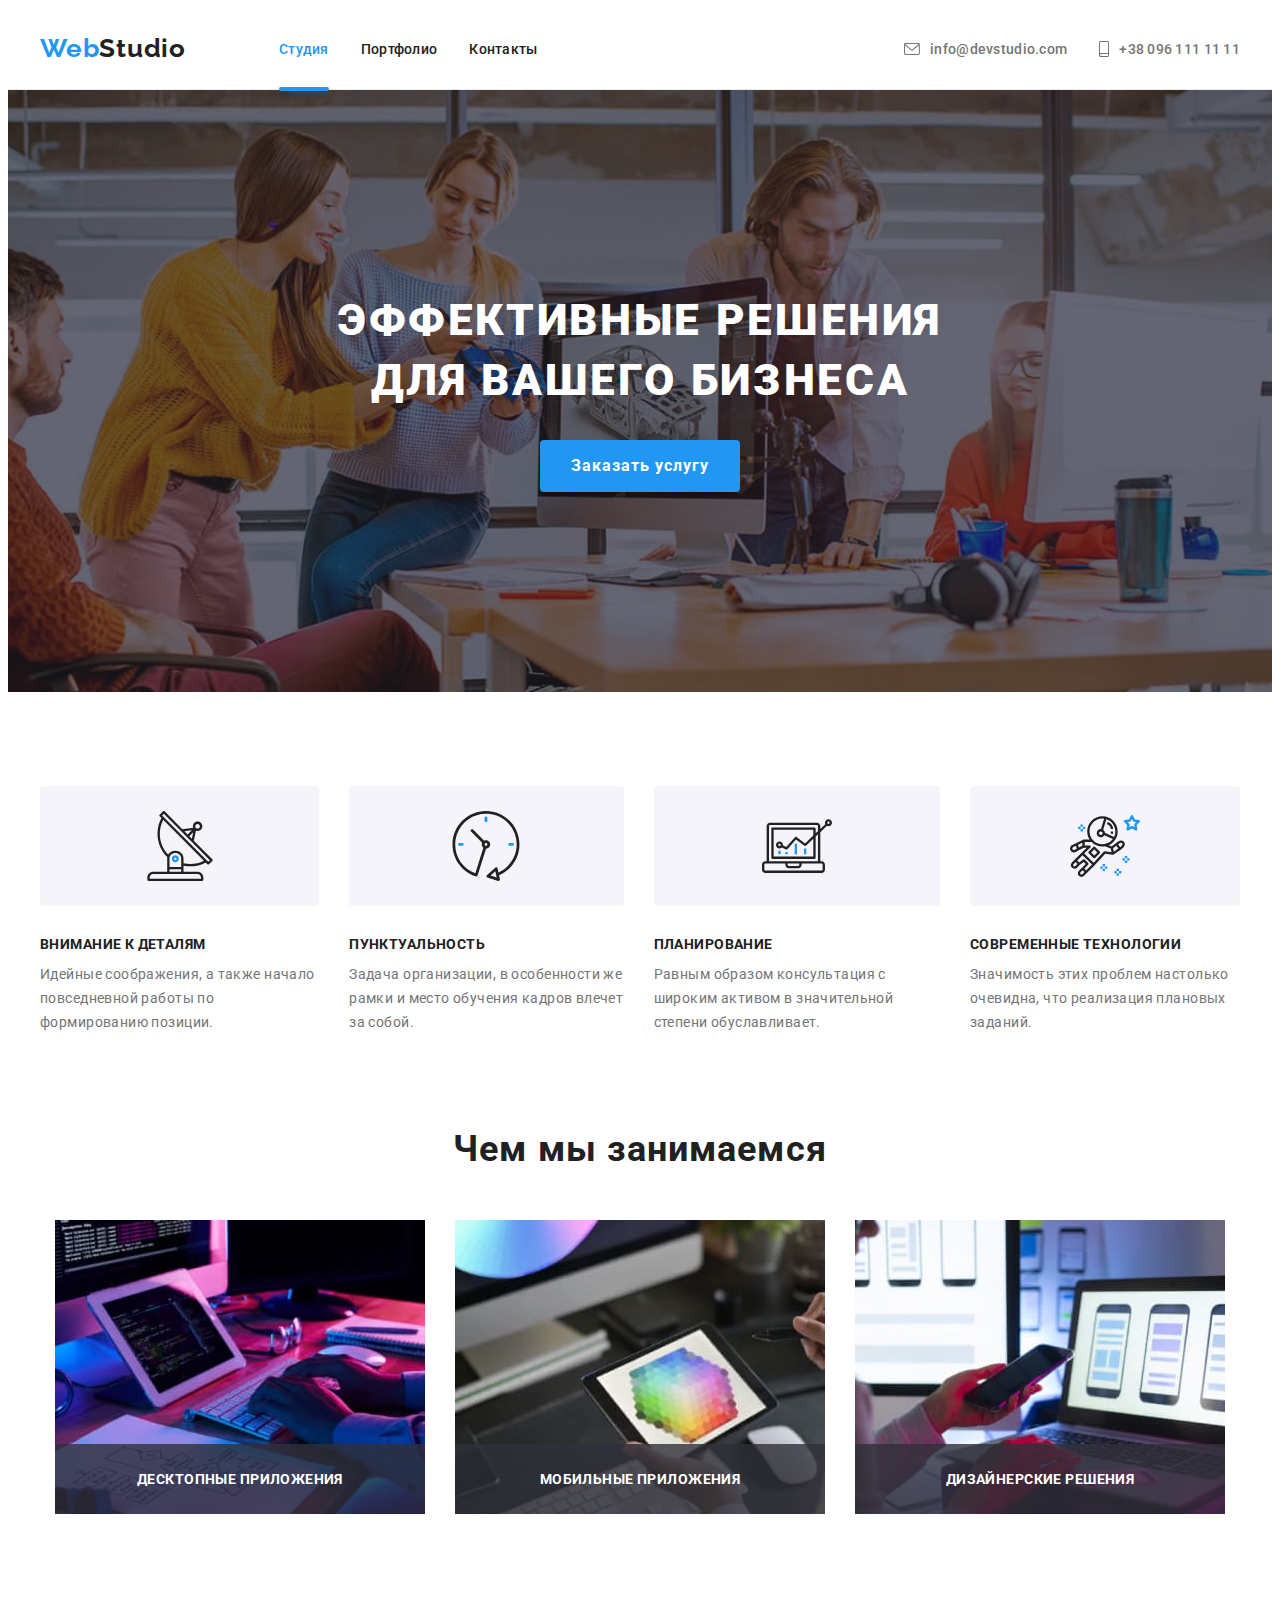
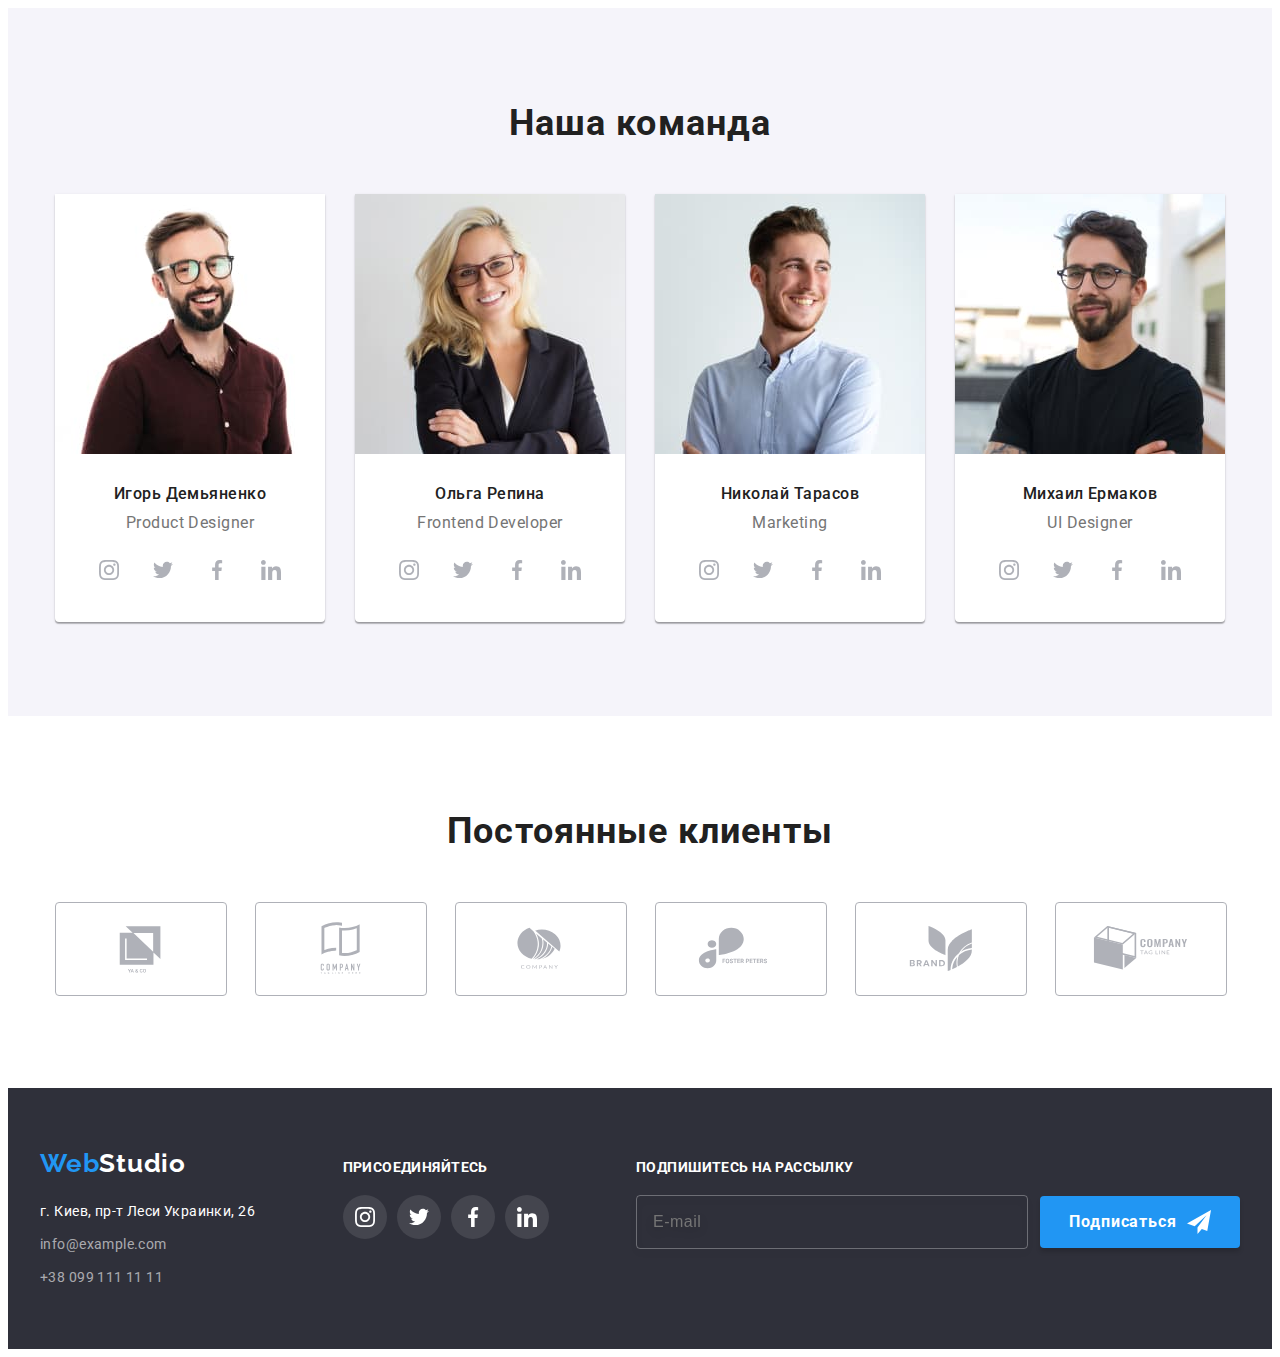
<file: index.html>
<!DOCTYPE html>
<html lang="ru">
<head>
    <meta charset="UTF-8">
    <meta http-equiv="X-UA-Compatible" content="IE=edge">
    <meta name="viewport" content="width=device-width, initial-scale=1.0">
    <title>Document</title>
    <link rel="stylesheet" href="https://cdnjs.cloudflare.com/ajax/libs/modern-normalize/1.1.0/modern-normalize.min.css"
        integrity="sha512-wpPYUAdjBVSE4KJnH1VR1HeZfpl1ub8YT/NKx4PuQ5NmX2tKuGu6U/JRp5y+Y8XG2tV+wKQpNHVUX03MfMFn9Q=="
        crossorigin="anonymous" referrerpolicy="no-referrer" />
    <link rel="stylesheet" href="./css/styles.css">
    <link rel="preconnect" href="https://fonts.googleapis.com">
    <link rel="preconnect" href="https://fonts.gstatic.com" crossorigin>
    <link href="https://fonts.googleapis.com/css2?family=Raleway:wght@700&family=Roboto:wght@400;500;700;900&display=swap"
        rel="stylesheet">
</head>
<body>
    <!-- header -->
    <header class="header">
        <div class="header-container container">
            <nav class="navigation">
                <a class="logo" href=""><span class="logo-part">Web</span>Studio</a>
                <ul class="navigation-list list">
                    <li class="navigation-item"> <a href="./index.html" class="link current">Студия</a> </li>
                    <li class="navigation-item"> <a href="./portfolio.html" class="link">Портфолио</a> </li>
                    <li class="navigation-item"> <a href="" class="link">Контакты</a> </li>
                </ul>
            </nav>
            <ul class="links list">
                <li class="link-item"> 
                    <a href="mailtoinfo@devstudio.com" class="link">
                        <svg class="icon-envelope-phone" width="16" height="12">
                            <use href="./images/icons.svg#icon-envelope"></use>
                        </svg>
                    info@devstudio.com</a> 
                </li>
                <li class="link-item"> 
                    <a href="tel:+380961111111" class="link">
                        <svg class="icon-envelope-phone" width="10" height="16">
                            <use href="./images/icons.svg#icon-smartphone"></use>
                        </svg>
                    +38 096 111 11 11</a> 
                </li>
            </ul>
        </div>
    </header>
    <main>
        <!-- hero -->
        <section class="hero">
            <div class="container">
                <h1 class="hero-title">Эффективные решения для вашего бизнеса</h1>
                <button type="button" class="main-btn" data-modal-open>Заказать услугу</button>
            </div>
        </section>
        <!-- work -->
        <section class="section specifics">
            <div class="container">
                <ul class="specifics-list list">
                    <li class="specifics-item">
                        <div class="specifics-icon-container">
                            <svg class="specifics-icon">
                                <use href="./images/icons.svg#icon-antenna-1"></use>
                            </svg>
                        </div>
                        <h3 class="title">Внимание к деталям</h3>
                        <p class="section-text">Идейные соображения, а также начало повседневной работы по формированию позиции.</p>
                    </li>
                    <li class="specifics-item">
                        <div class="specifics-icon-container">
                            <svg class="specifics-icon">
                                <use href="./images/icons.svg#icon-clock-1"></use>
                            </svg>
                        </div>
                        <h3 class="title">Пунктуальность</h3>
                        <p class="section-text">Задача организации, в особенности же рамки и место обучения кадров влечет за собой.</p>
                    </li>
                    <li class="specifics-item">
                        <div class="specifics-icon-container">
                            <svg class="specifics-icon">
                                <use href="./images/icons.svg#icon-diagram-1"></use>
                            </svg>
                        </div>
                        <h3 class="title">Планирование</h3>
                        <p class="section-text">Равным образом консультация с широким активом в значительной степени обуславливает.</p>
                    </li>
                    <li class="specifics-item">
                        <div class="specifics-icon-container">
                            <svg class="specifics-icon">
                                <use href="./images/icons.svg#icon-astronaut-1"></use>
                            </svg>
                        </div>
                        <h3 class="title">Современные технологии</h3>
                        <p class="section-text">Значимость этих проблем настолько очевидна, что реализация плановых заданий.</p>
                    </li>
                </ul>
            </div>
        </section>
        <!-- work -->
        <section class="section work">
            <div class="container">
                <h2 class="section-title">Чем мы занимаемся</h2>
                <ul class="work-list list">
                    <li class="work-type"> 
                        <div class="img-thumb">
                            <img src="./images/img1.jpg" alt="Десктопные приложения" width="370">
                            <h3 class="work-desc title">Десктопные приложения</h3>
                        </div> 
                    </li>
                    <li class="work-type"> 
                        <div class="img-thumb">
                            <img src="./images/img2.jpg" alt="Мобильные приложения" width="370">
                            <h3 class="work-desc title">Мобильные приложения</h3>
                        </div> 
                    </li>
                    <li class="work-type"> 
                        <div class="img-thumb">
                            <img src="./images/img3.jpg" alt="Дизайнерские решения" width="370">
                            <h3 class="work-desc title">Дизайнерские решения</h3>
                        </div> 
                    </li>
                </ul>
            </div>
        </section>
        <!-- team -->
        <section class="section team">
            <div class="container">
                <h2 class="section-title">Наша команда</h2>
                <ul class="team-list list">
                    <li class="team-item">
                        <img src="./images/img4.jpg" alt="На фото Игорь Демьяненко" width="270">
                        <div class="team-desc-container">
                            <h3 class="team-member">Игорь Демьяненко</h3>
                            <p class="team-member-desc">Product Designer</p>
                            <ul class="social-links list"> 
                                <li class="social-links-item">
                                    <a href="" class="social-link">
                                        <svg class="social-link-icon">
                                            <use href="./images/icons.svg#icon-instagram-2"></use>
                                        </svg>
                                    </a>
                                </li>
                                <li class="social-links-item">
                                    <a href="" class="social-link">
                                        <svg class="social-link-icon">
                                            <use href="./images/icons.svg#icon-twitter-1"></use>
                                        </svg>
                                    </a>
                                </li>
                                <li class="social-links-item">
                                    <a href="" class="social-link">
                                        <svg class="social-link-icon">
                                            <use href="./images/icons.svg#icon-facebook-1"></use>
                                        </svg>
                                    </a>
                                </li>
                                <li class="social-links-item">
                                    <a href="" class="social-link">
                                        <svg class="social-link-icon">
                                            <use href="./images/icons.svg#icon-linkedin-1"></use>
                                        </svg>
                                    </a>
                                </li>
                            </ul>
                        </div>
                    </li>
                    <li class="team-item">
                        <img src="./images/img5.jpg" alt="На фото Ольга Репина" width="270">
                        <div class="team-desc-container">
                            <h3 class="team-member">Ольга Репина</h3>
                            <p class="team-member-desc">Frontend Developer</p>
                            <ul class="social-links list">
                                <li class="social-links-item">
                                    <a href="" class="social-link">
                                        <svg class="social-link-icon">
                                            <use href="./images/icons.svg#icon-instagram-2"></use>
                                        </svg>
                                    </a>
                                </li>
                                <li class="social-links-item">
                                    <a href="" class="social-link">
                                        <svg class="social-link-icon">
                                            <use href="./images/icons.svg#icon-twitter-1"></use>
                                        </svg>
                                    </a>
                                </li>
                                <li class="social-links-item">
                                    <a href="" class="social-link">
                                        <svg class="social-link-icon">
                                            <use href="./images/icons.svg#icon-facebook-1"></use>
                                        </svg>
                                    </a>
                                </li>
                                <li class="social-links-item">
                                    <a href="" class="social-link">
                                        <svg class="social-link-icon">
                                            <use href="./images/icons.svg#icon-linkedin-1"></use>
                                        </svg>
                                    </a>
                                </li>
                            </ul>
                        </div>
                    </li>
                    <li class="team-item">
                        <img src="./images/img6.jpg" alt="На фото Николай Тарасов" width="270">
                        <div class="team-desc-container">
                            <h3 class="team-member">Николай Тарасов</h3>
                            <p class="team-member-desc">Marketing</p>
                            <ul class="social-links list">
                                <li class="social-links-item">
                                    <a href="" class="social-link">
                                        <svg class="social-link-icon">
                                            <use href="./images/icons.svg#icon-instagram-2"></use>
                                        </svg>
                                    </a>
                                </li>
                                <li class="social-links-item">
                                    <a href="" class="social-link">
                                        <svg class="social-link-icon">
                                            <use href="./images/icons.svg#icon-twitter-1"></use>
                                        </svg>
                                    </a>
                                </li>
                                <li class="social-links-item">
                                    <a href="" class="social-link">
                                        <svg class="social-link-icon">
                                            <use href="./images/icons.svg#icon-facebook-1"></use>
                                        </svg>
                                    </a>
                                </li>
                                <li class="social-links-item">
                                    <a href="" class="social-link">
                                        <svg class="social-link-icon">
                                            <use href="./images/icons.svg#icon-linkedin-1"></use>
                                        </svg>
                                    </a>
                                </li>
                            </ul>
                        </div>
                    </li>
                    <li class="team-item">
                        <img src="./images/img7.jpg" alt="На фото Михаил Ермаков" width="270">
                        <div class="team-desc-container">
                            <h3 class="team-member">Михаил Ермаков</h3>
                            <p class="team-member-desc">UI Designer</p>
                            <ul class="social-links list">
                                <li class="social-links-item">
                                    <a href="" class="social-link">
                                        <svg class="social-link-icon">
                                            <use href="./images/icons.svg#icon-instagram-2"></use>
                                        </svg>
                                    </a>
                                </li>
                                <li class="social-links-item">
                                    <a href="" class="social-link">
                                        <svg class="social-link-icon">
                                            <use href="./images/icons.svg#icon-twitter-1"></use>
                                        </svg>
                                    </a>
                                </li>
                                <li class="social-links-item">
                                    <a href="" class="social-link">
                                        <svg class="social-link-icon">
                                            <use href="./images/icons.svg#icon-facebook-1"></use>
                                        </svg>
                                    </a>
                                </li>
                                <li class="social-links-item">
                                    <a href="" class="social-link">
                                        <svg class="social-link-icon">
                                            <use href="./images/icons.svg#icon-linkedin-1"></use>
                                        </svg>
                                    </a>
                                </li>
                            </ul>
                        </div>
                    </li>
                </ul>
            </div>
        </section>
        <!-- clients -->
        <section class="clients section">
            <div class="container">
                <h2 class="section-title">Постоянные клиенты</h2>
                <ul class="clients-list list">
                    <li class="clients-list-item">
                        <a href="" class="clients-item-link">
                            <svg class="clients-logo">
                                <use href="./images/icons.svg#icon-Logo"></use>
                            </svg>
                        </a>
                    </li>
                    <li class="clients-list-item">
                        <a href="" class="clients-item-link">
                            <svg class="clients-logo">
                                <use href="./images/icons.svg#icon-Logo2"></use>
                            </svg>
                        </a>
                    </li>
                    <li class="clients-list-item">
                        <a href="" class="clients-item-link">
                            <svg class="clients-logo">
                                <use href="./images/icons.svg#icon-Logo3"></use>
                            </svg>
                        </a>
                    </li>
                    <li class="clients-list-item">
                        <a href="" class="clients-item-link">
                            <svg class="clients-logo">
                                <use href="./images/icons.svg#icon-Logo4"></use>
                            </svg>
                        </a>
                    </li>
                    <li class="clients-list-item">
                        <a href="" class="clients-item-link">
                            <svg class="clients-logo">
                                <use href="./images/icons.svg#icon-Logo5"></use>
                            </svg>
                        </a>
                    </li>
                    <li class="clients-list-item">
                        <a href="" class="clients-item-link">
                            <svg class="clients-logo">
                                <use href="./images/icons.svg#icon-Logo6"></use>
                            </svg>
                        </a>
                    </li>
                </ul>
            </div>
        </section>
    </main>
    <!-- footer -->
    <footer class="footer">
        <div class="container footer-container">
            <div class="address-container">
                <a class="logo scnd-logo" href="./index.html"><span class="logo-part">Web</span>Studio</a>
                <address>
                    <p class="address">г. Киев, пр-т Леси Украинки, 26</p>
                    <ul class="list">
                        <li class="footer-link"> <a href="mailtoinfo@example.com" class="link">info@example.com</a> </li>
                        <li class="footer-link"> <a href="tel:+380991111111" class="link">+38 099 111 11 11</a> </li>
                    </ul>
                </address>
            </div>
            <div class="footer-socials">
                <h3 class="title">присоединяйтесь</h3>
                <ul class="social-links list">
                    <li class="social-links-item">
                        <a href="" class="social-link">
                            <svg class="social-link-icon">
                                <use href="./images/icons.svg#icon-instagram-2"></use>
                            </svg>
                        </a>
                    </li>
                    <li class="social-links-item">
                        <a href="" class="social-link">
                            <svg class="social-link-icon">
                                <use href="./images/icons.svg#icon-twitter-1"></use>
                            </svg>
                        </a>
                    </li>
                    <li class="social-links-item">
                        <a href="" class="social-link">
                            <svg class="social-link-icon">
                                <use href="./images/icons.svg#icon-facebook-1"></use>
                            </svg>
                        </a>
                    </li>
                    <li class="social-links-item">
                        <a href="" class="social-link">
                            <svg class="social-link-icon">
                                <use href="./images/icons.svg#icon-linkedin-1"></use>
                            </svg>
                        </a>
                    </li>
                </ul>
            </div>
            <div class="footer-subscribe">
                <h3 class="title">Подпишитесь на рассылку</h3>
                <div class="subscribe-container">
                    <input name="subscribe-user-email" type="email" placeholder="E-mail" class="footer-input">
                    <button type="submit" class="main-btn">Подписаться <svg class="footer-btn-icon" width="24" height="24">
                            <use href="./images/icons.svg#icon-icon-send"></use>
                        </svg>
                    </button>
                </div>
            </div>
        </div>
    </footer>
    <!-- modal -->
    <div class="backdrop is-hidden" data-modal>
        <div class="modal">
            <button type="button" data-modal-close class="modal-close-btn">
                <svg class="close-icon" width="18" height="18">
                    <use href="./images/icons.svg#icon-close-black-18dp-2-1"></use>
                </svg>
            </button>
            <p class="modal-title">Оставьте свои данные, мы вам перезвоним</p>
            <form class="modal-form">
                <div class="form-field">
                    <label> 
                        <span class="modal-label">Имя</span>
                        <span class="input-wrap">
                            <input type="text" name="user-name" class="modal-input">
                            <svg class="input-icon">
                                <use href="./images/icons.svg#icon-person-black-18dp-1"></use>
                            </svg>
                        </span>
                    </label>
                </div>
                <div class="form-field">
                    <label> 
                        <span class="modal-label">Телефон</span> 
                        <span class="input-wrap">
                            <input type="tel" name="user-tel" class="modal-input">
                            <svg class="input-icon">
                                <use href="./images/icons.svg#icon-phone-black-18dp-1"></use>
                            </svg>
                        </span>
                    </label>
                </div>
                <div class="form-field">
                    <label> 
                        <span class="modal-label">Почта</span> 
                        <span class="input-wrap">
                            <input type="email" name="user-email" class="modal-input">
                            <svg class="input-icon">
                                <use href="./images/icons.svg#icon-email-black-18dp-1"></use>
                            </svg>
                        </span>
                    </label>
                </div>
                <div class="textarea-field">
                    <label> 
                        <span class="modal-label">Комментарий</span> 
                        <textarea name="user-text" class="modal-textarea" placeholder="Введите текст"></textarea>
                    </label>
                </div>
                <div class="checkbox-field">
                    <label class="checkbox-label">
                        <input type="checkbox" name="modal-check" class="modal-check visually-hidden">
                        <svg class="modal-checked-icon" width="16" height="15">
                            <use href="./images/icons.svg#icon-check"></use>
                        </svg>
                        <span class="checkbox-text">Соглашаюсь с рассылкой и принимаю <a href="" class="modal-link">Условия договора</a></span>
                    </label>
                </div>
                <button type="submit" class="main-btn">Отправить</button>
            </form>
        </div>
    </div>
    <script src="./js/modal.js"></script>
</body>
</html>
</file>
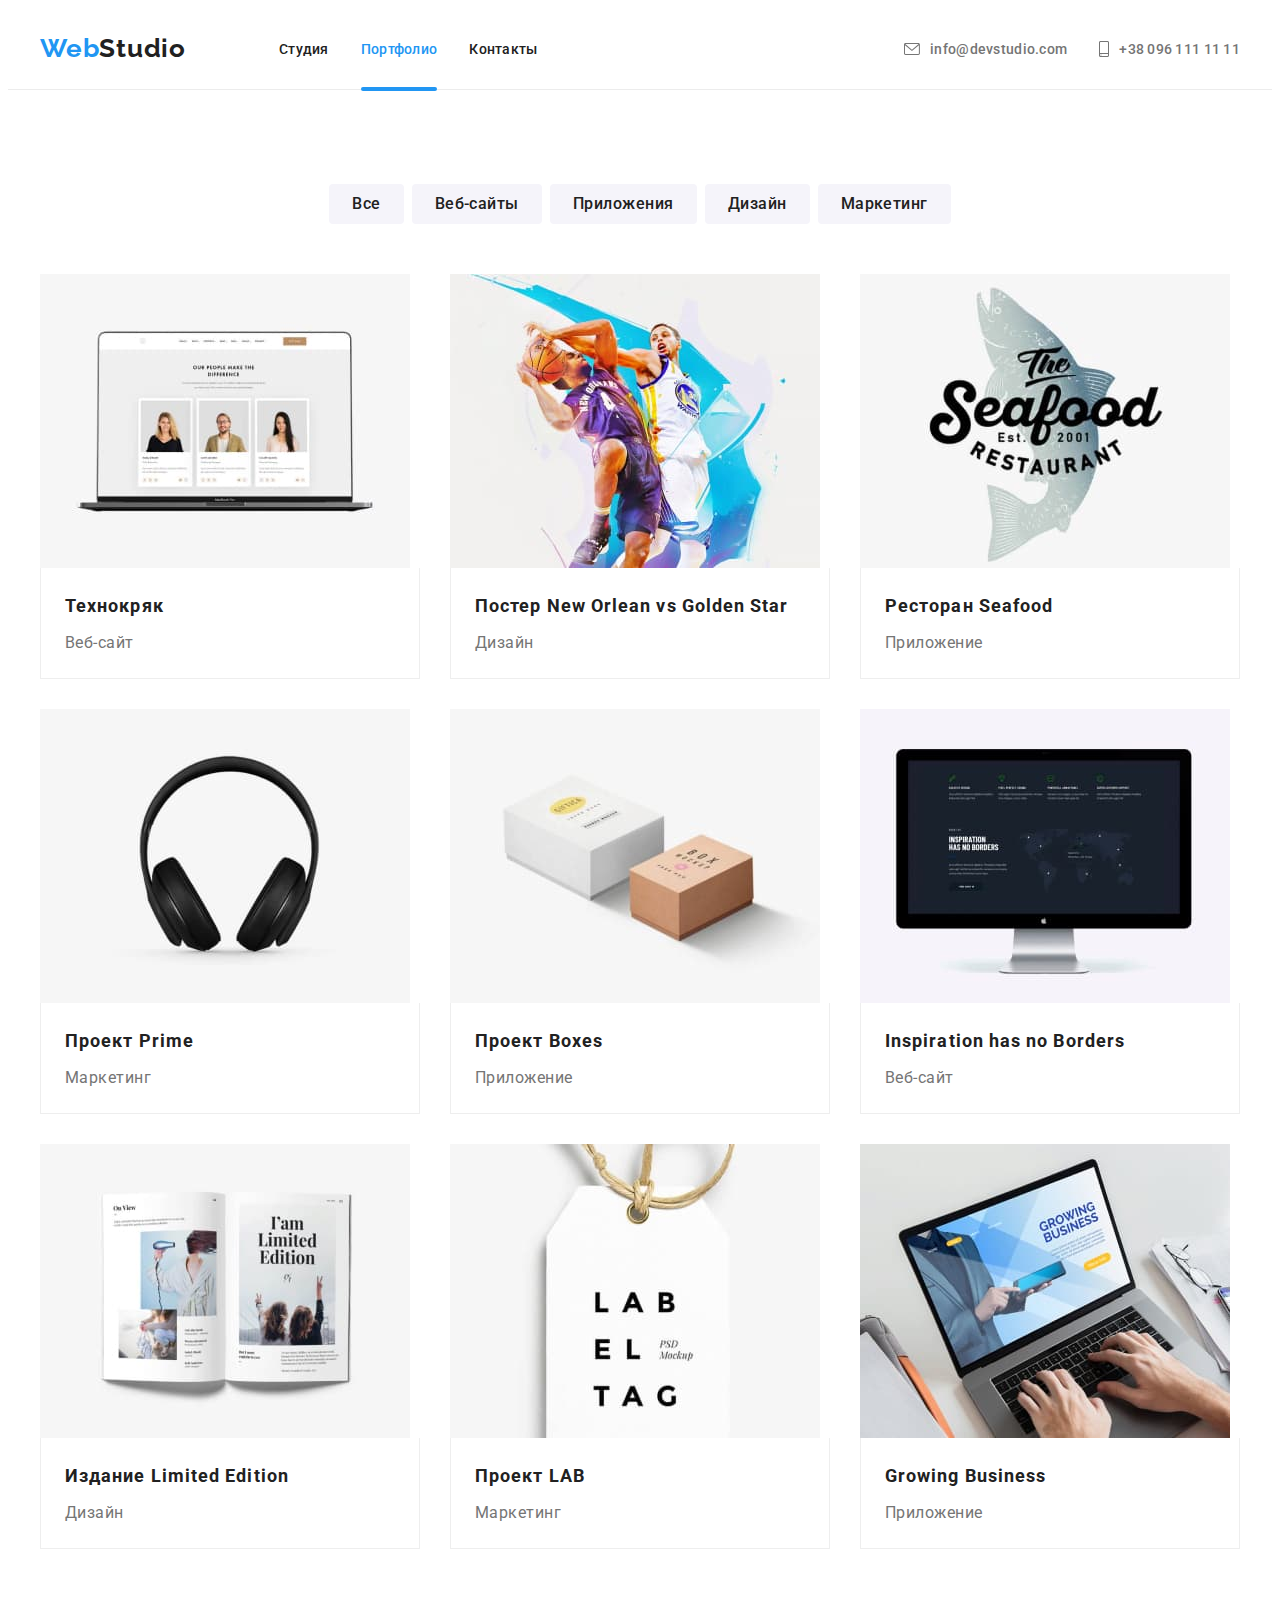
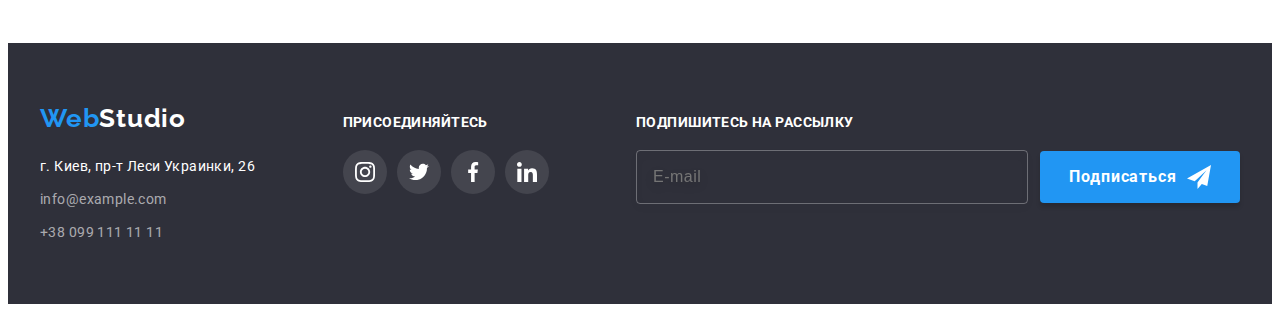
<file: portfolio.html>
<!DOCTYPE html>
<html lang="en">
<head>
    <meta charset="UTF-8">
    <meta http-equiv="X-UA-Compatible" content="IE=edge">
    <meta name="viewport" content="width=device-width, initial-scale=1.0">
    <title>Document</title>
    <link rel="stylesheet" href="https://cdnjs.cloudflare.com/ajax/libs/modern-normalize/1.1.0/modern-normalize.min.css"
        integrity="sha512-wpPYUAdjBVSE4KJnH1VR1HeZfpl1ub8YT/NKx4PuQ5NmX2tKuGu6U/JRp5y+Y8XG2tV+wKQpNHVUX03MfMFn9Q=="
        crossorigin="anonymous" referrerpolicy="no-referrer" />
    <link rel="stylesheet" href="./css/styles.css">
    <link rel="preconnect" href="https://fonts.googleapis.com">
    <link rel="preconnect" href="https://fonts.gstatic.com" crossorigin>
    <link href="https://fonts.googleapis.com/css2?family=Raleway:wght@700&family=Roboto:wght@400;500;700&display=swap"
        rel="stylesheet">
</head>
<body>
    <header class="header">
        <div class="header-container container">
            <nav class="navigation">
                <a class="logo" href=""><span class="logo-part">Web</span>Studio</a>
                <ul class="navigation-list list">
                    <li class="navigation-item"> <a href="./index.html" class="link">Студия</a> </li>
                    <li class="navigation-item"> <a href="./portfolio.html" class="link current">Портфолио</a> </li>
                    <li class="navigation-item"> <a href="" class="link">Контакты</a> </li>
                </ul>
            </nav>
            <ul class="links list">
                <li class="link-item"> 
                    <a href="mailtoinfo@devstudio.com" class="link">
                        <svg class="icon-envelope-phone"
                            width="16" height="12">
                            <use href="./images/icons.svg#icon-envelope"></use>
                        </svg>
                    info@devstudio.com</a> 
                </li>
                <li class="link-item"> 
                    <a href="tel:+380961111111" class="link">
                        <svg class="icon-envelope-phone" width="10"
                            height="16">
                            <use href="./images/icons.svg#icon-smartphone"></use>
                        </svg>
                    +38 096 111 11 11</a> 
                </li>
            </ul>
        </div>
    </header>
    <main>
        <section class="section portfolio">
            <div class="container">
                <h1 class="visually-hidden">Портфолио</h1>
                <ul class="buttons list">
                    <li class="button-item"> <button type="button" class="button">Все</button> </li>
                    <li class="button-item"> <button type="button" class="button">Веб-сайты</button> </li>
                    <li class="button-item"> <button type="button" class="button">Приложения</button> </li>
                    <li class="button-item"> <button type="button" class="button">Дизайн</button> </li>
                    <li class="button-item"> <button type="button" class="button">Маркетинг</button> </li>
                </ul>
                <ul class="portfolio-list list">
                    <li class="portfolio-item"> 
                        <a href="" class="portfolio-item-link link">
                            <div class="portfolio-item-thumb">
                                <img src="./images/img8.jpg" alt="Технокряк" width="370">
                                <div class="portfolio-overlay">
                                <p class="overlay-text">Технокряк это современная площадка распространения коронавируса. Компании используют эту
                                    платформу для цифрового
                                    шпионажа и атак на защищённые сервера конкурентов.</p>
                                </div>
                            </div>
                            <div class="portfolio-desc-container">
                                <h3 class="portfolio-title">Технокряк</h3>
                                <p class="portfolio-desc">Веб-сайт</p>
                            </div>
                        </a>
                    </li>
                    <li class="portfolio-item"> 
                        <a href="" class="portfolio-item-link link"> 
                            <div class="portfolio-item-thumb">
                                <img src="./images/img9.jpg" alt="Постер баскетбола" width="370">
                                <div class="portfolio-overlay">
                                    <p class="overlay-text">Технокряк это современная площадка распространения коронавируса. Компании используют эту
                                        платформу для цифрового
                                        шпионажа и атак на защищённые сервера конкурентов.</p>
                                </div>
                            </div>
                            <div class="portfolio-desc-container">
                                <h3 class="portfolio-title">Постер New Orlean vs Golden Star</h3>
                                <p class="portfolio-desc">Дизайн</p>
                            </div>
                        </a>
                    </li>
                    <li class="portfolio-item"> 
                        <a href="" class="portfolio-item-link link"> 
                            <div class="portfolio-item-thumb">
                                <img src="./images/img10.jpg" alt="Логотип ресторана" width="370">
                                <div class="portfolio-overlay">
                                    <p class="overlay-text">Технокряк это современная площадка распространения коронавируса. Компании используют эту
                                        платформу для цифрового
                                        шпионажа и атак на защищённые сервера конкурентов.</p>
                                </div>
                            </div>
                            <div class="portfolio-desc-container">
                                <h3 class="portfolio-title">Ресторан Seafood</h3>
                                <p class="portfolio-desc">Приложение</p>
                            </div>
                        </a>
                    </li>
                    <li class="portfolio-item"> 
                        <a href="" class="portfolio-item-link link">
                            <div class="portfolio-item-thumb"> 
                                <img src="./images/img11.jpg" alt="Наушники" width="370">
                                <div class="portfolio-overlay">
                                    <p class="overlay-text">Технокряк это современная площадка распространения коронавируса. Компании используют эту
                                        платформу для цифрового
                                        шпионажа и атак на защищённые сервера конкурентов.</p>
                                </div>
                            </div>
                            <div class="portfolio-desc-container">
                                <h3 class="portfolio-title">Проект Prime</h3>
                                <p class="portfolio-desc">Маркетинг</p>
                            </div>
                        </a>
                    </li>
                    <li class="portfolio-item"> 
                        <a href="" class="portfolio-item-link link"> 
                            <div class="portfolio-item-thumb">
                                <img src="./images/img12.jpg" alt="Картонние коробки" width="370">
                                <div class="portfolio-overlay">
                                    <p class="overlay-text">Технокряк это современная площадка распространения коронавируса. Компании используют эту
                                        платформу для цифрового
                                        шпионажа и атак на защищённые сервера конкурентов.</p>
                                </div>
                            </div>
                            <div class="portfolio-desc-container">
                                <h3 class="portfolio-title">Проект Boxes</h3>
                                <p class="portfolio-desc">Приложение</p>
                            </div>
                        </a>
                    </li>
                    <li class="portfolio-item"> 
                        <a href="" class="portfolio-item-link link"> 
                            <div class="portfolio-item-thumb">
                                <img src="./images/img13.jpg" alt="Монитор" width="370">
                                <div class="portfolio-overlay">
                                    <p class="overlay-text">Технокряк это современная площадка распространения коронавируса. Компании используют эту
                                        платформу для цифрового
                                        шпионажа и атак на защищённые сервера конкурентов.</p>
                                </div>
                            </div>
                            <div class="portfolio-desc-container">
                                <h3 class="portfolio-title">Inspiration has no Borders</h3>
                                <p class="portfolio-desc">Веб-сайт</p>
                            </div>
                        </a>
                    </li>
                    <li class="portfolio-item"> 
                        <a href="" class="portfolio-item-link link"> 
                            <div class="portfolio-item-thumb">
                                <img src="./images/img14.jpg" alt="Розворот журнала" width="370">
                                <div class="portfolio-overlay">
                                    <p class="overlay-text">Технокряк это современная площадка распространения коронавируса. Компании используют эту
                                        платформу для цифрового
                                        шпионажа и атак на защищённые сервера конкурентов.</p>
                                </div>
                            </div>
                            <div class="portfolio-desc-container">
                                <h3 class="portfolio-title">Издание Limited Edition</h3>
                                <p class="portfolio-desc">Дизайн</p>
                            </div>
                        </a>
                    </li>
                    <li class="portfolio-item"> 
                        <a href="" class="portfolio-item-link link"> 
                            <div class="portfolio-item-thumb">
                                <img src="./images/img15.jpg" alt="Бирка" width="370">
                                <div class="portfolio-overlay">
                                    <p class="overlay-text">Технокряк это современная площадка распространения коронавируса. Компании используют эту
                                        платформу для цифрового
                                        шпионажа и атак на защищённые сервера конкурентов.</p>
                                </div>
                            </div>
                            <div class="portfolio-desc-container">
                                <h3 class="portfolio-title">Проект LAB</h3>
                                <p class="portfolio-desc">Маркетинг</p>
                            </div>
                        </a>
                    </li>
                    <li class="portfolio-item"> 
                        <a href="" class="portfolio-item-link link"> 
                            <div class="portfolio-item-thumb">
                                <img src="./images/img16.jpg" alt="Печатание на клавиатуре" width="370">
                                <div class="portfolio-overlay">
                                    <p class="overlay-text">Технокряк это современная площадка распространения коронавируса. Компании используют эту
                                        платформу для цифрового
                                        шпионажа и атак на защищённые сервера конкурентов.</p>
                                </div>
                            </div>
                            <div class="portfolio-desc-container">
                                <h3 class="portfolio-title">Growing Business</h3>
                                <p class="portfolio-desc">Приложение</p>
                            </div>
                        </a>
                    </li>
                </ul>
            </div>
        </section>
    </main>
    <footer class="footer">
        <div class="container footer-container">
            <div class="address-container">
                <a class="logo scnd-logo" href="./index.html"><span class="logo-part">Web</span>Studio</a>
                <address>
                    <p class="address">г. Киев, пр-т Леси Украинки, 26</p>
                    <ul class="list">
                        <li class="footer-link"> <a href="mailtoinfo@example.com" class="link">info@example.com</a> </li>
                        <li class="footer-link"> <a href="tel:+380991111111" class="link">+38 099 111 11 11</a> </li>
                    </ul>
                </address>
            </div>
            <div class="footer-socials">
                <h3 class="title">присоединяйтесь</h3>
                <ul class="social-links list">
                    <li class="social-links-item">
                        <a href="" class="social-link">
                            <svg class="social-link-icon">
                                <use href="./images/icons.svg#icon-instagram-2"></use>
                            </svg>
                        </a>
                    </li>
                    <li class="social-links-item">
                        <a href="" class="social-link">
                            <svg class="social-link-icon">
                                <use href="./images/icons.svg#icon-twitter-1"></use>
                            </svg>
                        </a>
                    </li>
                    <li class="social-links-item">
                        <a href="" class="social-link">
                            <svg class="social-link-icon">
                                <use href="./images/icons.svg#icon-facebook-1"></use>
                            </svg>
                        </a>
                    </li>
                    <li class="social-links-item">
                        <a href="" class="social-link">
                            <svg class="social-link-icon">
                                <use href="./images/icons.svg#icon-linkedin-1"></use>
                            </svg>
                        </a>
                    </li>
                </ul>
            </div>
            <div class="footer-subscribe">
                <h3 class="title">Подпишитесь на рассылку</h3>
                <div class="subscribe-container">
                    <input name="subscribe-user-email" type="email" placeholder="E-mail" class="footer-input">
                    <button type="submit" class="main-btn">Подписаться <svg class="footer-btn-icon" width="24" height="24">
                            <use href="./images/icons.svg#icon-icon-send"></use>
                        </svg>
                    </button>
                </div>
            </div>
        </div>
    </footer>
</body>
</html>
</file>
<file: css/styles.css>
:root {
  --body-text-color: #757575;
  --scnd-body-text-color: #ffffff;
  --title-color: #212121;
  --accent-color: #2196f3;
  --background-color: #e5e5e5;
  --scnd-background-color: #f5f4fa;
  --footer-background: #2f303a;
  --transform: cubic-bezier(0.4, 0, 0.2, 1);
}
p,
h1,
h2,
h3,
h4,
h5,
h6 {
  margin: 0;
}
ul {
  margin: 0;
  padding: 0;
}
img {
  display: block;
  max-width: 100%;
}
button {
  cursor: pointer;
  border-radius: 4px;
  border: 1px solid transparent;
}
body {
  font-family: "Roboto", sans-serif;
  font-style: normal;

  color: #757575;
}
.container {
  width: 1200px;
  padding: 0 15px;
  margin: 0 auto;
}
/* header */
.header {
  padding-top: 25px;
  padding-bottom: 25px;
  border-bottom: 1px solid #ececec;
}
.header-container {
  display: flex;
  justify-content: space-between;
}
.navigation,
.navigation-list,
.links {
  display: flex;
  align-items: center;
}
.logo,
.logo-part {
  font-family: Raleway;
  font-weight: 700;
  font-size: 26px;
  line-height: calc(31 / 26);
  letter-spacing: 0.03em;
  text-decoration: none;
}
.logo {
  color: var(--title-color);
  margin-right: 93px;
}
.logo-part {
  color: var(--accent-color);
}
.list {
  list-style: none;
}
.navigation-item {
  font-weight: 500;
  font-size: 14px;
  line-height: calc(16 / 14);
  letter-spacing: 0.02em;
  margin-right: 32px;
}
.navigation-item:last-child {
  margin-right: 0;
}
.link {
  text-decoration: none;
  display: block;
}
.link-item {
  margin-right: 32px;
}
.link-item:last-child {
  margin-right: 0;
}
.navigation .link,
.links .link,
.footer .link {
  transition: color 250ms var(--transform);
}

.navigation .link:hover,
.navigation .link:focus,
.links .link:hover,
.links .link:focus,
.footer .link:hover,
.footer .link:focus {
  color: var(--accent-color);
}
.navigation .link {
  color: var(--title-color);
}
.navigation .link.current {
  position: relative;

  color: var(--accent-color);
}
.navigation .link.current::after {
  content: "";

  position: absolute;
  left: 0;
  bottom: -34px;

  display: block;
  width: 100%;
  height: 4px;
  background: var(--accent-color);
  border-radius: 2px;
}
.link-item {
  font-weight: 500;
  font-size: 14px;
  line-height: calc(16 / 14);
  letter-spacing: 0.02em;
}
.links .link {
  color: var(--body-text-color);
  display: flex;
  align-items: center;
}
.icon-envelope-phone {
  margin-right: 10px;
  fill: currentColor;
}

/* hero */
.hero {
  background-color: #c4c4c4;
  padding-top: 200px;
  padding-bottom: 200px;
  text-align: center;
  max-width: 1600px;
  background-image: linear-gradient(
      rgba(47, 48, 58, 0.4),
      rgba(47, 48, 58, 0.4)
    ),
    url("../images/background.jpg");
  background-repeat: no-repeat;
  background-size: cover;
  background-position: center;
}
.hero-title {
  width: 696px;
  margin-right: auto;
  margin-left: auto;
  font-weight: 900;
  font-size: 44px;
  line-height: calc(60 / 44);
  text-align: center;
  letter-spacing: 0.06em;
  text-transform: uppercase;
  color: var(--scnd-body-text-color);
  margin-bottom: 30px;
}
.main-btn {
  min-width: 200px;
  background: var(--accent-color);
  box-shadow: 0px 4px 4px rgba(0, 0, 0, 0.15);
  border-radius: 4px;

  font-family: inherit;
  font-weight: 700;
  font-size: 16px;
  line-height: calc(30 / 16);
  display: flex;
  align-items: center;
  justify-content: center;
  letter-spacing: 0.06em;
  color: var(--scnd-body-text-color);
  padding: 10px;
  margin: 0 auto;

  transition: background-color 250ms var(--transform);
}
.main-btn:hover,
.main-btn:focus {
  background-color: #188ce8;
}

/* specifics */

.section {
  padding-top: 94px;
  padding-bottom: 94px;
}
.specifics {
  padding-bottom: 0;
}
.section-title {
  font-weight: 700;
  font-size: 36px;
  line-height: calc(42 / 36);
  text-align: center;
  letter-spacing: 0.03em;
  color: var(--title-color);
  margin-bottom: 50px;
}
.specifics-list {
  display: flex;
}

.specifics-item {
  margin-right: 30px;
  min-width: 270px;
}
.specifics-item:last-child {
  margin-right: 0;
}
.specifics-icon-container {
  height: 120px;
  background-color: var(--scnd-background-color);
  border-radius: 4px;
  margin-bottom: 30px;
  display: flex;
  justify-content: center;
  align-items: center;
}
.specifics-icon {
  width: 70px;
  height: 70px;
}
.section-text {
  font-size: 14px;
  line-height: calc(24 / 14);
  letter-spacing: 0.03em;
  color: var(--body-text-color);
}
.title {
  font-weight: 700;
  font-size: 14px;
  line-height: calc(16 / 14);
  letter-spacing: 0.03em;
  text-transform: uppercase;
  color: var(--title-color);
  margin-bottom: 10px;
}

/* work */

.work-list {
  display: flex;
  justify-content: center;
}
.work-type {
  margin-right: 30px;
}
.work-type:last-child {
  margin-right: 0;
}
.img-thumb {
  position: relative;
}
.work-desc {
  position: absolute;
  bottom: 0;
  width: 100%;
  height: 70px;
  margin: 0;

  display: flex;
  justify-content: center;
  align-items: center;

  color: #ffffff;
  background-color: rgba(47, 48, 58, 0.8);
}

/* team */

.team {
  background-color: var(--scnd-background-color);
}
.team-list {
  display: flex;
  justify-content: center;
}
.team-item {
  width: 270px;
  margin-right: 30px;
  box-shadow: 0px 1px 3px rgba(0, 0, 0, 0.12), 0px 1px 1px rgba(0, 0, 0, 0.14),
    0px 2px 1px rgba(0, 0, 0, 0.2);
  border-radius: 0px 0px 4px 4px;
  overflow: hidden;
  background-color: white;
}
.team-item:last-child {
  margin-right: 0;
}
.team-desc-container {
  padding-top: 30px;
  padding-bottom: 30px;
}
.team-member {
  font-weight: 500;
  font-size: 16px;
  line-height: calc(19 / 16);
  letter-spacing: 0.03em;
  text-align: center;
  color: var(--title-color);
  margin-bottom: 10px;
}
.team-member-desc {
  font-size: 16px;
  line-height: calc(19 / 16);
  letter-spacing: 0.03em;
  text-align: center;
  color: var(--body-text-color);
  margin-bottom: 16px;
}
.social-links {
  display: flex;
  justify-content: center;
  align-items: center;
}
.social-link {
  width: 44px;
  height: 44px;
  background-color: #ffffff;
  border-radius: 50%;
  display: flex;
  justify-content: center;
  align-items: center;

  transition: background-color 250ms var(--transform);
}
.social-links-item {
  margin-right: 10px;
}
.social-links-item:last-child {
  margin-right: 0;
}
.social-link-icon {
  width: 20px;
  height: 20px;
  fill: #afb1b8;

  transition: fill 250ms var(--transform);
}
.social-link:hover,
.social-link:focus {
  background-color: var(--accent-color);
}
.social-link:hover .social-link-icon,
.social-link:focus .social-link-icon {
  fill: #ffffff;
}

/* clients */

.clients-list {
  display: flex;
  justify-content: center;
}
.clients-list-item {
  width: 170px;
  height: 92px;
  margin-right: 30px;
}
.clients-list-item:last-child {
  margin-right: 0;
}
.clients-logo {
  width: 106px;
  height: 60px;
  fill: #afb1b8;

  transition: fill 250ms var(--transform);
}
.clients-item-link {
  width: 100%;
  height: 100%;
  background-color: white;
  border: 1px solid #afb1b8;
  border-radius: 4px;
  display: flex;
  justify-content: center;
  align-items: center;

  transition: border 250ms var(--transform);
}
.clients-item-link:hover,
.clients-item-link:focus {
  border: 1px solid var(--accent-color);
}
.clients-item-link:hover .clients-logo,
.clients-item-link:focus .clients-logo {
  fill: var(--accent-color);
}

/* footer */

.footer {
  background-color: var(--footer-background);
  padding-top: 60px;
  padding-bottom: 60px;
}
.footer-container {
  display: flex;
  align-items: baseline;
  justify-content: space-between;
}
.address-container {
  /* margin-right: 70px; */
}
.address {
  font-family: Roboto;
  font-style: normal;
  font-weight: 400;
  font-size: 14px;
  line-height: calc(24 / 14);
  letter-spacing: 0.03em;
  color: var(--scnd-body-text-color);
  margin-bottom: 9px;
}
.scnd-logo {
  display: block;
  font-family: Raleway;
  font-weight: 700;
  color: var(--scnd-body-text-color);
  margin-right: 0;
  margin-bottom: 20px;
}
.footer .link {
  font-family: Roboto;
  font-style: normal;
  font-weight: 400;
  font-size: 14px;
  line-height: calc(24 / 14);
  letter-spacing: 0.03em;
  color: rgba(255, 255, 255, 0.6);
}
.footer-link {
  margin-bottom: 9px;
}
.footer-link:last-child {
  margin-bottom: 0;
}

.footer .social-links {
  display: flex;
  justify-content: start;
  align-items: center;
}
.footer .title {
  color: #ffffff;
  margin-bottom: 20px;
}
.footer .social-link {
  background-color: rgba(255, 255, 255, 0.1);
}
.footer .social-link:hover,
.footer .social-link:focus {
  background-color: var(--accent-color);
}
.footer .social-link-icon {
  fill: white;
}

.subscribe-container {
  display: flex;
  align-items: baseline;
}
.footer-input {
  background-color: transparent;
  width: 358px;
  height: 50px;
  border: 1px solid rgba(255, 255, 255, 0.3);
  filter: drop-shadow(0px 4px 4px rgba(0, 0, 0, 0.15));
  border-radius: 4px;
  outline: none;
  margin-right: 12px;
  padding-left: 16px;
  padding-right: 16px;
  display: flex;
  align-items: center;

  font-size: 16px;
  line-height: calc(20 / 16);
  letter-spacing: 0.03em;
  color: rgba(255, 255, 255, 0.6);

  transition: border 250ms var(--transform);
}
.footer-input:hover,
.footer-input:focus {
  border: 1px solid var(--accent-color);
}
.footer-btn-icon {
  margin-left: 10px;
}

/* portfolio */

.buttons {
  display: flex;
  justify-content: center;
  margin-bottom: 50px;
}
.button-item {
  margin-right: 8px;
}
.button-item:last-child {
  margin-right: 0;
}
.button {
  font-family: inherit;
  font-weight: 500;
  font-size: 16px;
  line-height: calc(26 / 16);
  letter-spacing: 0.03em;
  text-align: center;
  padding: 6px 22px;

  background-color: var(--scnd-background-color);
  color: var(--title-color);
  border-radius: 4px;

  transition: background-color 250ms var(--transform),
    color 250ms var(--transform), box-shadow 250ms var(--transform);
}
.button:hover,
.button:focus {
  background-color: var(--accent-color);
  color: var(--scnd-body-text-color);
  box-shadow: 0px 3px 1px rgba(0, 0, 0, 0.1), 0px 1px 2px rgba(0, 0, 0, 0.08),
    0px 2px 2px rgba(0, 0, 0, 0.12);
}
.visually-hidden {
  position: absolute;
  white-space: nowrap;
  width: 1px;
  height: 1px;
  overflow: hidden;
  border: 0;
  padding: 0;
  clip: rect(0 0 0 0);
  clip-path: inset(50%);
  margin: -1px;
}
.portfolio-list {
  display: flex;
  flex-wrap: wrap;
  margin-top: -30px;
  margin-left: -30px;
}
.portfolio-item {
  width: 370px;
  flex-basis: calc(100% / 3 - 30px);
  margin-top: 30px;
  margin-left: 30px;
}

.overlay-text {
  font-size: 18px;
  line-height: calc(28 / 18);
  letter-spacing: 0.03em;
  color: #ffffff;
}

.portfolio-item-thumb {
  position: relative;
  overflow: hidden;
}
.portfolio-overlay {
  position: absolute;
  width: 100%;
  height: 100%;
  top: 0;
  left: 0;
  padding: 24px;
  display: flex;
  align-items: center;

  background-color: rgba(33, 150, 243, 0.9);

  transform: translateY(101%);
  transition: transform 250ms var(--transform);
}

.portfolio-item-link {
  display: block;

  transition: box-shadow 250ms var(--transform);
}
.portfolio-item-link:hover .portfolio-overlay,
.portfolio-item-link:focus .portfolio-overlay {
  transform: translateY(0);
}

.portfolio-item-link:hover,
.portfolio-item-link:focus {
  box-shadow: 0px 1px 1px rgba(0, 0, 0, 0.12), 0px 4px 4px rgba(0, 0, 0, 0.06),
    1px 4px 6px rgba(0, 0, 0, 0.16);
}
.portfolio-desc-container {
  padding: 20px 24px;
  border: 1px solid #eeeeee;
  border-top: none;
}
.portfolio-title {
  font-weight: bold;
  font-size: 18px;
  line-height: calc(36 / 18);
  letter-spacing: 0.06em;
  padding-bottom: 4px;

  color: var(--title-color);
}
.portfolio-desc {
  font-size: 16px;
  line-height: calc(30 / 16);
  letter-spacing: 0.03em;

  color: var(--body-text-color);
}

/* modal */

.backdrop {
  position: fixed;
  top: 0;
  left: 0;
  width: 100vw;
  height: 100vh;
  background-color: rgba(0, 0, 0, 0.2);

  transition: opacity 250ms var(--transform), visibility 250ms var(--transform);
}
.is-hidden {
  visibility: hidden;
  opacity: 0;
  pointer-events: none;
}
.backdrop.is-hidden .modal {
  transform: translate(-50%, -50%) scale(0.8);
}

.modal {
  position: absolute;
  top: 50%;
  left: 50%;
  width: 528px;
  height: 581px;
  padding: 40px;
  transform: translate(-50%, -50%) scale(1);
  background-color: #fff;
  box-shadow: 0px 1px 3px rgba(0, 0, 0, 0.12), 0px 1px 1px rgba(0, 0, 0, 0.14),
    0px 2px 1px rgba(0, 0, 0, 0.2);
  border-radius: 4px;

  transition: transform 250ms var(--transform);
}
.modal-close-btn {
  position: absolute;
  top: 8px;
  right: 8px;

  width: 30px;
  height: 30px;
  display: flex;
  align-items: center;
  justify-content: center;

  background: #ffffff;
  border: 1px solid rgba(0, 0, 0, 0.1);
  border-radius: 50%;
}
.close-icon {
  fill: #000;

  transition: fill 250ms var(--transform);
}

.modal-close-btn:hover .close-icon,
.modal-close-btn:focus .close-icon {
  fill: var(--accent-color);
}
.modal-title {
  font-weight: 700;
  font-size: 20px;
  line-height: calc(23 / 20);
  text-align: center;
  letter-spacing: 0.03em;
  margin-bottom: 12px;
  color: var(--title-color);
}
.form-field {
  margin-bottom: 10px;
}
.input-wrap {
  position: relative;
}
.modal-input {
  width: 100%;
  height: 40px;
  border: 1px solid rgba(33, 33, 33, 0.2);
  border-radius: 4px;
  outline: none;
  padding-left: 30px;

  transition: border 250ms var(--transform);
}
.modal-label {
  display: block;
  font-size: 12px;
  line-height: calc(14 / 12);
  letter-spacing: 0.01em;
  color: var(--body-text-color);
  margin-bottom: 4px;
}
.input-icon {
  position: absolute;
  left: 12px;
  top: 50%;
  transform: translateY(-50%);
  width: 18px;
  height: 18px;

  transition: fill 250ms var(--transform);
}
.textarea-field {
  margin-bottom: 20px;
}
.modal-textarea {
  width: 100%;
  height: 120px;
  padding: 12px 16px;
  resize: none;
  border: 1px solid rgba(33, 33, 33, 0.2);
  border-radius: 4px;
  outline: none;

  font-size: 14px;
  line-height: calc(16 / 14);
  letter-spacing: 0.01em;
  color: rgba(117, 117, 117, 0.5);

  transition: border 250ms var(--transform);
}
.modal-input:hover,
.modal-input:focus,
.modal-textarea:hover,
.modal-textarea:focus {
  border: 1px solid var(--accent-color);
}
.modal-input:hover + .input-icon,
.modal-input:focus + .input-icon {
  fill: var(--accent-color);
}

.checkbox-field {
  margin-bottom: 30px;
}
.checkbox-label {
  display: flex;
  align-items: center;
  justify-content: center;
}
.checkbox-text {
  font-size: 14px;
  line-height: calc(24 / 14);
  letter-spacing: 0.03em;
  color: var(--body-text-color);
}
.modal-link {
  color: var(--accent-color);
}
.modal-checked-icon {
  border: 2px solid #212121;
  border-radius: 2px;
  fill: transparent;
  margin-right: 8px;

  transition: border 250ms var(--transform),
    background-color 250ms var(--transform), border-color 250ms var(--transform);
}

.modal-check:focus + .modal-checked-icon,
.modal-check:hover + .modal-checked-icon {
  border-color: var(--accent-color);
}
.modal-check:checked + .modal-checked-icon {
  border-color: transparent;
  background-color: var(--accent-color);
}
</file>
